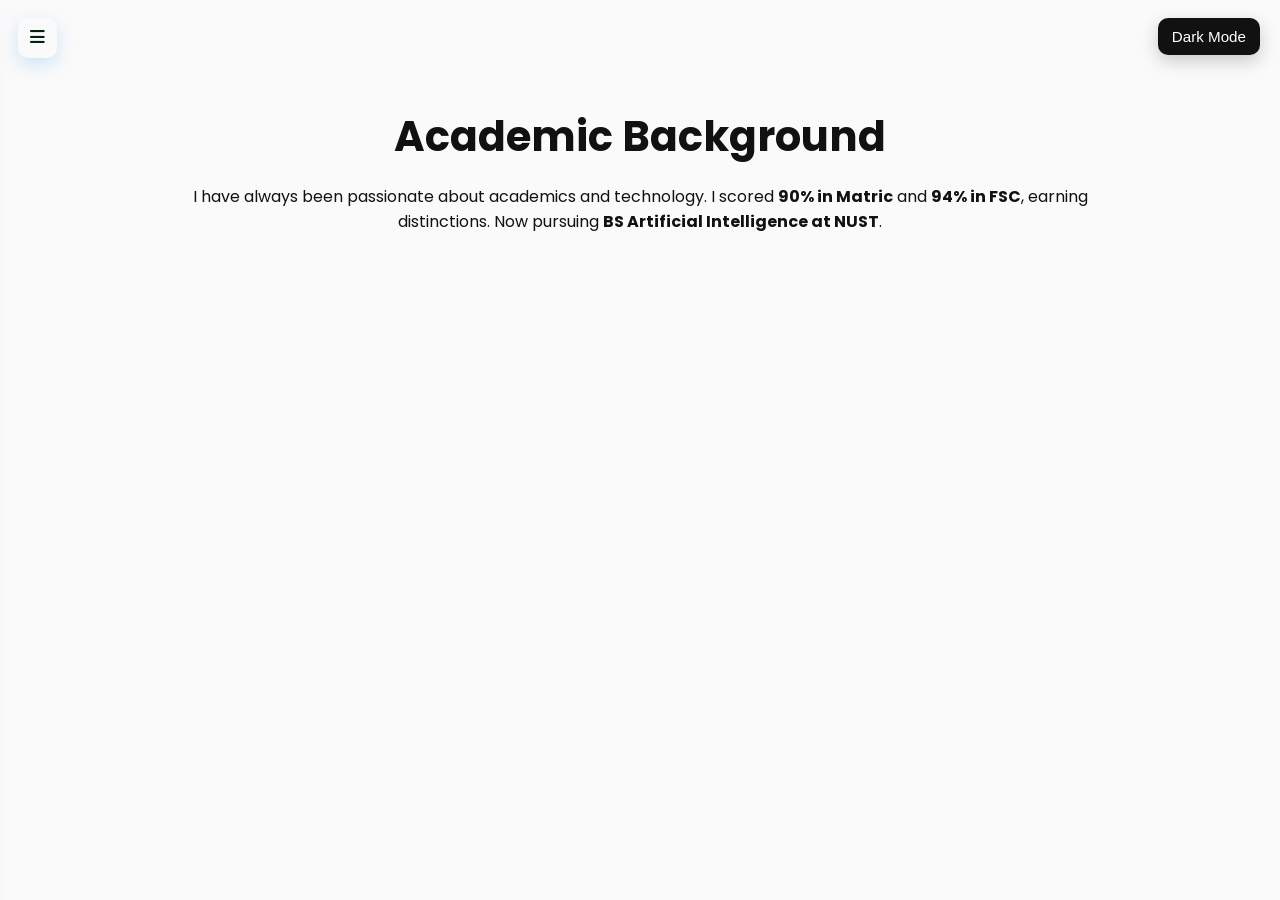
<file: academics.html>
<!DOCTYPE html>
<html lang="en">
<head>
  <meta charset="UTF-8">
  <title>Academics | Muhammad Nouman Shakeel</title>
  <meta name="viewport" content="width=device-width, initial-scale=1">
  <link rel="stylesheet" href="https://cdnjs.cloudflare.com/ajax/libs/font-awesome/6.4.0/css/all.min.css">
  <link href="https://fonts.googleapis.com/css2?family=Poppins:wght@300;400;600;700&display=swap" rel="stylesheet">
  <link rel="stylesheet" href="main.css">
</head>
<body>
  <button id="menuBtn"><i class="fas fa-bars"></i></button>
  <button id="darkModeBtn">Toggle Dark</button>
  <nav id="sideNav">
    <a href="index.html"        data-target="home"><i class="fas fa-home"></i> Home</a>
    <a href="academics.html"    data-target="academics" class="active"><i class="fas fa-graduation-cap"></i> Academics</a>
    <a href="achievements.html" data-target="achievements"><i class="fas fa-trophy"></i> Achievements</a>
    <a href="certifications.html" data-target="certifications"><i class="fas fa-certificate"></i> Certifications</a>
    <a href="contact.html"      data-target="contact"><i class="fas fa-envelope"></i> Contact</a>
  </nav>
  <section class="section" id="academics">
    <h2>Academic Background</h2>
    <p>I have always been passionate about academics and technology. I scored <strong>90% in Matric</strong> and <strong>94% in FSC</strong>, earning distinctions. Now pursuing <strong>BS Artificial Intelligence at NUST</strong>.</p>
  </section>
  <script src="nav.js"></script>
</body>

</html>
</file>
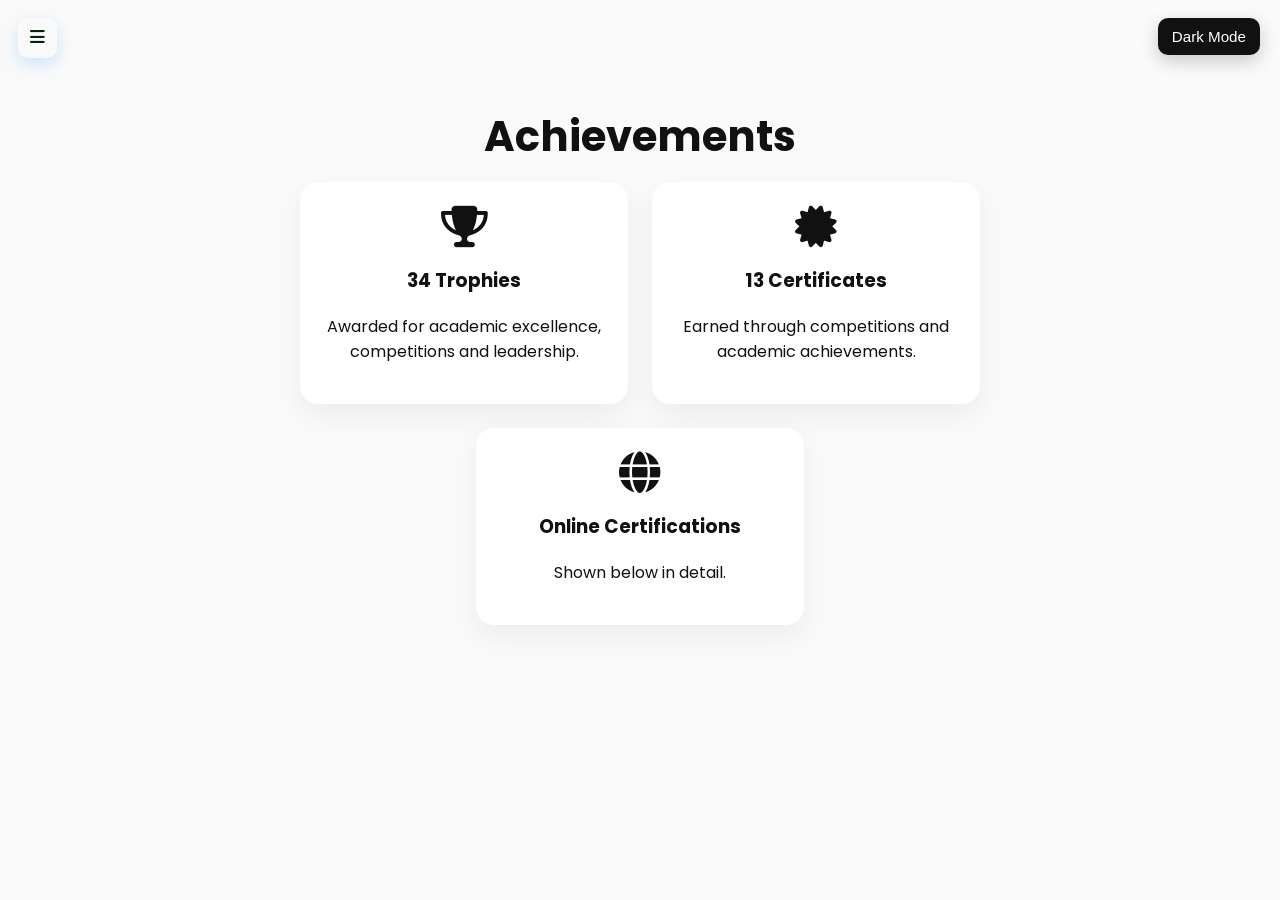
<file: achievements.html>
<!DOCTYPE html>
<html lang="en">
<head>
  <meta charset="UTF-8">
  <title>Achievements | Muhammad Nouman Shakeel</title>
  <meta name="viewport" content="width=device-width, initial-scale=1">
  <link rel="stylesheet" href="https://cdnjs.cloudflare.com/ajax/libs/font-awesome/6.4.0/css/all.min.css">
  <link href="https://fonts.googleapis.com/css2?family=Poppins:wght@300;400;600;700&display=swap" rel="stylesheet">
  <link rel="stylesheet" href="main.css">
</head>
<body>
  <button id="menuBtn"><i class="fas fa-bars"></i></button>
  <button id="darkModeBtn">Toggle Dark</button>
  <nav id="sideNav">
    <a href="index.html"        data-target="home"><i class="fas fa-home"></i> Home</a>
    <a href="academics.html"    data-target="academics"><i class="fas fa-graduation-cap"></i> Academics</a>
    <a href="achievements.html" data-target="achievements" class="active"><i class="fas fa-trophy"></i> Achievements</a>
    <a href="certifications.html" data-target="certifications"><i class="fas fa-certificate"></i> Certifications</a>
    <a href="contact.html"      data-target="contact"><i class="fas fa-envelope"></i> Contact</a>
  </nav>
  <section class="section" id="achievements">
    <h2>Achievements</h2>
    <div class="achievements">
      <div class="box"><i class="fas fa-trophy"></i><h3>34 Trophies</h3><p>Awarded for academic excellence, competitions and leadership.</p></div>
      <div class="box"><i class="fas fa-certificate"></i><h3>13 Certificates</h3><p>Earned through competitions and academic achievements.</p></div>
      <div class="box"><i class="fas fa-globe"></i><h3>Online Certifications</h3><p>Shown below in detail.</p></div>
    </div>
  </section>
  <script src="nav.js"></script>
</body>

</html>
</file>
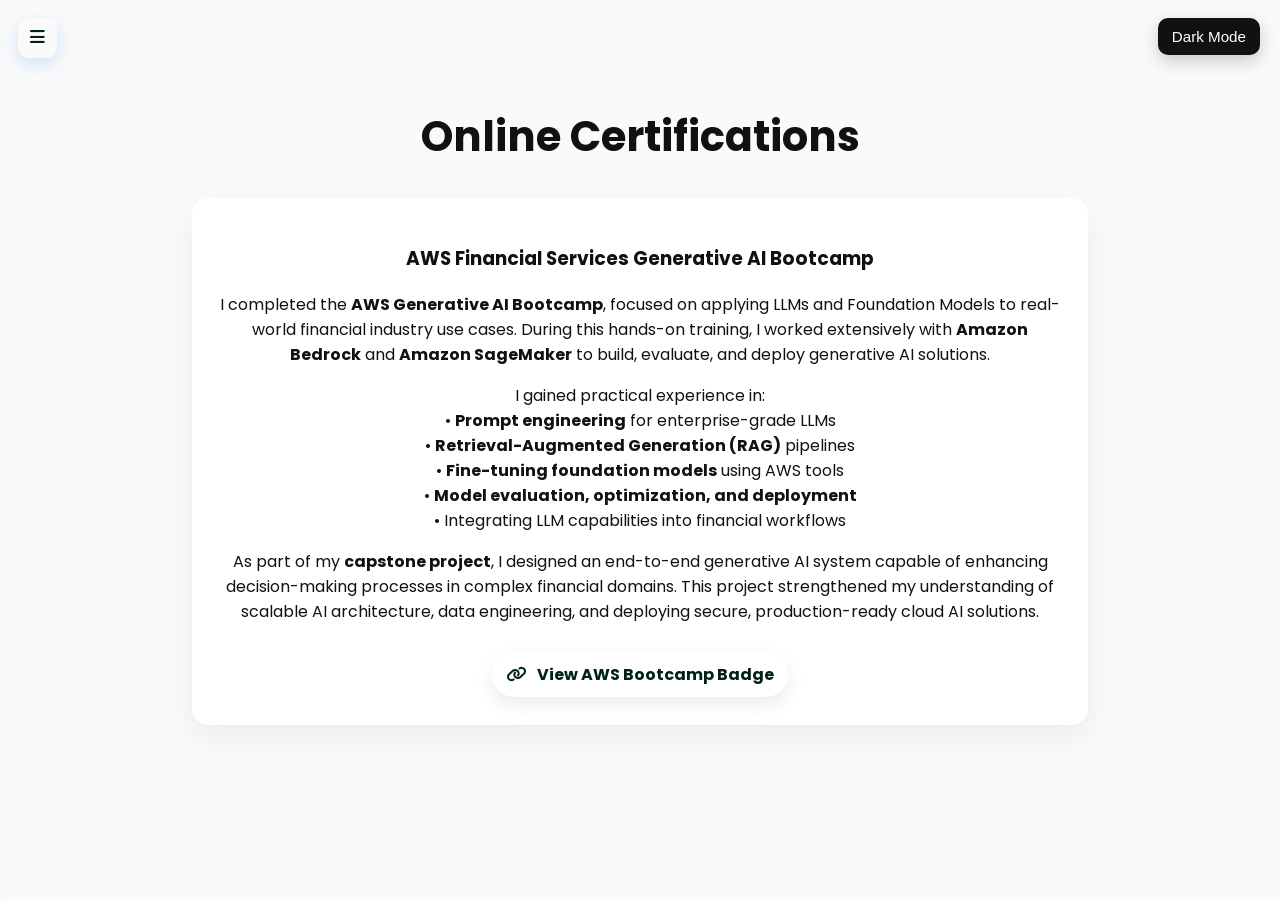
<file: certifications.html>
<!DOCTYPE html>
<html lang="en">
<head>
  <meta charset="UTF-8">
  <title>Certifications | Muhammad Nouman Shakeel</title>
  <meta name="viewport" content="width=device-width, initial-scale=1">
  <link rel="stylesheet" href="https://cdnjs.cloudflare.com/ajax/libs/font-awesome/6.4.0/css/all.min.css">
  <link href="https://fonts.googleapis.com/css2?family=Poppins:wght@300;400;600;700&display=swap" rel="stylesheet">
  <link rel="stylesheet" href="main.css">
</head>
<body>
  <button id="menuBtn"><i class="fas fa-bars"></i></button>
  <button id="darkModeBtn">Toggle Dark</button>
  <nav id="sideNav">
    <a href="index.html"        data-target="home"><i class="fas fa-home"></i> Home</a>
    <a href="academics.html"    data-target="academics"><i class="fas fa-graduation-cap"></i> Academics</a>
    <a href="achievements.html" data-target="achievements"><i class="fas fa-trophy"></i> Achievements</a>
    <a href="certifications.html" data-target="certifications" class="active"><i class="fas fa-certificate"></i> Certifications</a>
    <a href="contact.html"      data-target="contact"><i class="fas fa-envelope"></i> Contact</a>
  </nav>
  <section class="section" id="certifications">
    <h2>Online Certifications</h2>
    <div class="cert-card">
      <h3>AWS Financial Services Generative AI Bootcamp</h3>
      <p>I completed the <strong>AWS Generative AI Bootcamp</strong>, focused on applying LLMs and Foundation Models to real-world financial industry use cases. During this hands-on training, I worked extensively with <strong>Amazon Bedrock</strong> and <strong>Amazon SageMaker</strong> to build, evaluate, and deploy generative AI solutions.</p>
      <p>I gained practical experience in:<br>
        • <strong>Prompt engineering</strong> for enterprise-grade LLMs<br>
        • <strong>Retrieval-Augmented Generation (RAG)</strong> pipelines<br>
        • <strong>Fine-tuning foundation models</strong> using AWS tools<br>
        • <strong>Model evaluation, optimization, and deployment</strong><br>
        • Integrating LLM capabilities into financial workflows</p>
      <p>As part of my <strong>capstone project</strong>, I designed an end-to-end generative AI system capable of enhancing decision-making processes in complex financial domains. This project strengthened my understanding of scalable AI architecture, data engineering, and deploying secure, production-ready cloud AI solutions.</p>
      <a class="badge" href="https://www.credly.com/org/aws-community/badge/financial-services-generative-ai-bootcamp" target="_blank" rel="noopener noreferrer"><i class="fas fa-link"></i> View AWS Bootcamp Badge</a>
    </div>
  </section>
  <script src="nav.js"></script>
</body>

</html>
</file>
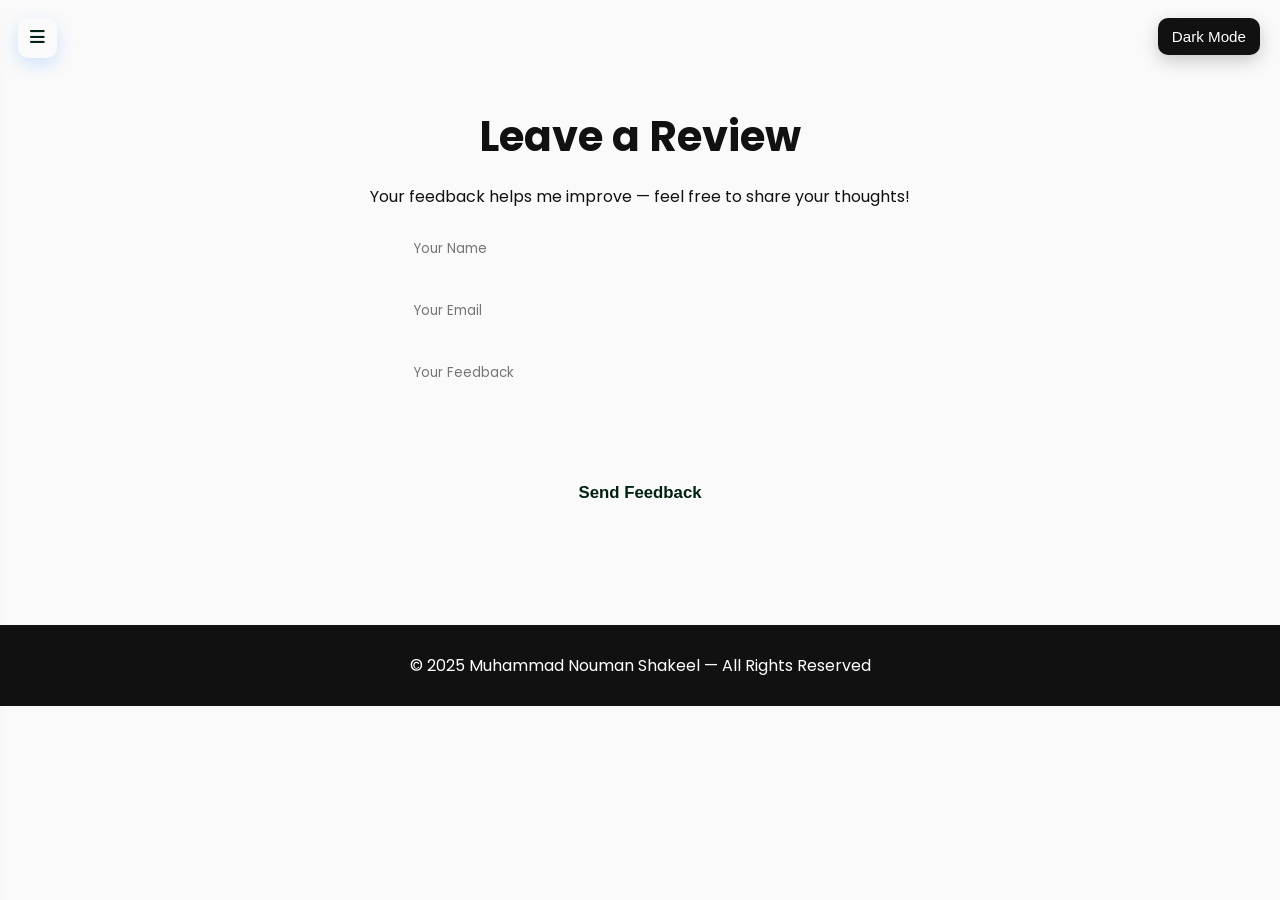
<file: contact.html>
<!DOCTYPE html>
<html lang="en">
<head>
  <meta charset="UTF-8">
  <title>Contact | Muhammad Nouman Shakeel</title>
  <meta name="viewport" content="width=device-width, initial-scale=1">
  <link rel="stylesheet" href="https://cdnjs.cloudflare.com/ajax/libs/font-awesome/6.4.0/css/all.min.css">
  <link href="https://fonts.googleapis.com/css2?family=Poppins:wght@300;400;600;700&display=swap" rel="stylesheet">
  <link rel="stylesheet" href="main.css">
</head>
<body>
  <button id="menuBtn"><i class="fas fa-bars"></i></button>
  <button id="darkModeBtn">Toggle Dark</button>
  <nav id="sideNav">
    <a href="index.html"        data-target="home"><i class="fas fa-home"></i> Home</a>
    <a href="academics.html"    data-target="academics"><i class="fas fa-graduation-cap"></i> Academics</a>
    <a href="achievements.html" data-target="achievements"><i class="fas fa-trophy"></i> Achievements</a>
    <a href="certifications.html" data-target="certifications"><i class="fas fa-certificate"></i> Certifications</a>
    <a href="contact.html"      data-target="contact" class="active"><i class="fas fa-envelope"></i> Contact</a>
  </nav>
  <section class="section" id="feedback">
    <h2>Leave a Review</h2>
    <p>Your feedback helps me improve — feel free to share your thoughts!</p>
<div id="ok"  style="display:none; background:var(--accent-3); color:#021; padding:12px 20px; border-radius:8px; margin:0 auto 20px; max-width:480px; font-weight:600;">✔  Feedback submitted — thank you!</div>
<div id="bad" style="display:none; background:#ff4d4d; color:#fff; padding:12px 20px; border-radius:8px; margin:0 auto 20px; max-width:480px; font-weight:600;">✖  Failed to send. Please try again.</div>

<form id="fbForm" style="max-width:480px; margin:0 auto; display:flex; flex-direction:column; gap:14px;">
  <input type="text"   name="name" placeholder="Your Name" required
    style="padding:14px; border:none; border-radius:10px; background:var(--glass); color:inherit; font-family:inherit; outline:none; backdrop-filter:blur(6px);">
  <input type="email"  name="email" placeholder="Your Email" required
    style="padding:14px; border:none; border-radius:10px; background:var(--glass); color:inherit; font-family:inherit; outline:none; backdrop-filter:blur(6px);">
  <textarea            name="message" placeholder="Your Feedback" required rows="4"
    style="padding:14px; border:none; border-radius:10px; background:var(--glass); color:inherit; font-family:inherit; outline:none; resize:none; backdrop-filter:blur(6px);"></textarea>
  <input type="text"   name="_honey" style="display:none"> <!-- spam trap -->
  <button type="submit"
    style="align-self:center; padding:12px 26px; background:linear-gradient(90deg,var(--accent-1),var(--accent-2)); border:none; color:#021; font-size:1.05rem; font-weight:700; border-radius:12px; cursor:pointer; transition:transform .25s, box-shadow .25s;"
    onmouseover="this.style.transform='translateY(-4px)'; this.style.boxShadow='0 8px 22px rgba(0,119,255,.3)';"
    onmouseout="this.style.transform=''; this.style.boxShadow='';">Send Feedback</button>
</form>
  </section>
  <footer id="contact">© 2025 Muhammad Nouman Shakeel — All Rights Reserved</footer>
  <script src="nav.js"></script>
  <script src="feedback.js"></script>
</body>

</html>
</file>
<file: main.css>
<style>
        /* ======= GLOBAL ======= */
        :root {
            --accent-1: #00eaff;
            --accent-2: #0077ff;
            --accent-3: #00ff95;
            --glass: rgba(255, 255, 255, 0.14);
        }

        body,
        html {
            margin: 0;
            padding: 0;
            font-family: "Poppins", sans-serif;
            scroll-behavior: smooth;
            transition: background 0.4s ease, color 0.4s ease;
            background: #fafafa;
            color: #111;
        }

        .dark-mode {
            background: #0d0d0d;
            color: #e9eef6;
        }

        /* ======= SIDE NAVIGATION ======= */
        #sideNav {
            width: 230px;
            height: 100vh;
            background: linear-gradient(180deg, #0f1724 0%, #111 100%);
            color: white;
            position: fixed;
            top: 0;
            left: 0;
            padding-top: 40px;
            display: flex;
            flex-direction: column;
            gap: 18px;
            align-items: center;
            transform: translateX(-260px);
            transition: 0.45s cubic-bezier(.2, .9, .2, 1);
            box-shadow: 0 10px 30px rgba(2, 6, 23, 0.4);
            z-index: 999;
        }

        #sideNav.active {
            transform: translateX(0);
        }

        #sideNav a {
            color: white;
            text-decoration: none;
            font-size: 1.05rem;
            width: 100%;
            padding: 10px 18px;
            display: flex;
            gap: 12px;
            align-items: center;
            border-left: 4px solid transparent;
            transition: all 0.25s;
        }

        #sideNav a i {
            width: 22px;
            text-align: center;
        }

        #sideNav a:hover {
            background: rgba(255, 255, 255, 0.03);
            transform: translateX(6px);
            border-left-color: var(--accent-1);
        }

        #sideNav a.active {
            background: rgba(255, 255, 255, 0.04);
            border-left-color: var(--accent-1);
        }

        #menuBtn {
            position: fixed;
            left: 18px;
            top: 18px;
            z-index: 1000;
            background: linear-gradient(90deg, var(--accent-1), var(--accent-2));
            color: #021;
            padding: 10px 12px;
            border-radius: 10px;
            cursor: pointer;
            border: none;
            font-size: 1.05rem;
            box-shadow: 0 6px 18px rgba(2, 118, 255, 0.18);
        }

        /* ======= DARK MODE BUTTON ======= */
        #darkModeBtn {
            position: fixed;
            right: 20px;
            top: 18px;
            z-index: 1000;
            background: #111;
            color: white;
            padding: 10px 14px;
            border-radius: 10px;
            cursor: pointer;
            border: none;
            font-size: 0.95rem;
            box-shadow: 0 6px 18px rgba(0, 0, 0, 0.2);
        }

      
/* ======= HERO SECTION ======= */
.hero {
    min-height: 100vh;
    background: url('https://images.unsplash.com/photo-1600369677217-0017a86b14f7?auto=format&fit=crop&w=1600&q=80 ') center/cover fixed;
    display: flex;
    flex-direction: column;
    justify-content: center;
    align-items: center;
    text-align: center;
    padding: 20px;
    position: relative;
    overflow: hidden;
}

/* ---------- HERO OVERLAY ---------- */
.hero::after {
    content: "";
    position: absolute;
    inset: 0;
    background: linear-gradient(180deg, rgba(2, 6, 23, 0.45), rgba(2, 6, 23, 0.25));
    pointer-events: none;
}

/* ---------- NAME (NORMAL CLEAN TEXT — NO GRADIENT) ---------- */
.hero h1 {
    font-size: 3.5rem;
    font-weight: 700;
    margin: 0 auto 10px;
    color: snow-white;        /* clean white for hero section */
    background: none !important;
    -webkit-background-clip: unset !important;
    -webkit-text-fill-color: unset !important;
    text-shadow: 0 0 8px rgba(0, 0, 0, 0.35); /* small shadow to stay readable */
}




/* ---------- TAG-LINE ---------- */
.hero p {
    position: relative;
    z-index: 2;
    font-size: 1.2rem;
    margin: 0 auto 20px;
    max-width: 600px;
    color: rgba(255, 255, 255, 0.95);
    text-shadow: none;
}


/* ICON BUTTONS - (kept exactly as you had) */
.icon-buttons {
    display: flex;
    gap: 14px;
    flex-wrap: wrap;
    justify-content: center;
    z-index: 2;
}

.icon-button {
    --bg: var(--glass);
    --fg: white;
    background: var(--bg);
    color: var(--fg);
    border: none;
    padding: 10px 14px;
    border-radius: 40px;
    display: flex;
    gap: 8px;
    align-items: center;
    cursor: pointer;
    font-weight: 600;
    box-shadow: 0 6px 18px rgba(2, 6, 23, 0.2);
    transition: transform 0.25s, box-shadow 0.25s, background 0.25s;
    backdrop-filter: blur(6px);
}

.icon-button i {
    font-size: 1.05rem;
    color: inherit;
}

.icon-button:hover {
    transform: translateY(-6px) scale(1.03);
    box-shadow: 0 14px 40px rgba(2, 118, 255, 0.18);
}

.icon-button.facebook:hover { background: #1877F2; color: white; }
.icon-button.instagram:hover { background: radial-gradient(circle at 30% 107%, #fdf497 0%, #fdf497 5%, #fd5949 45%, #d6249f 60%, #285AEB 90%); color: white; }
.icon-button.snapchat:hover { background: #FFFC00; color: #111; }
.icon-button.linkedin:hover { background: #0077b5; color: white; }
.icon-button.phone:hover { background: #25d366; color: white; }
.icon-button.email:hover { background: #EA4335; color: white; }

body:not(.dark-mode) .icon-button {
    color: #021;
    background: linear-gradient(180deg, rgba(255, 255, 255, 0.95), rgba(250, 250, 250, 0.9));
    box-shadow: 0 8px 22px rgba(2, 6, 23, 0.06);
}

body:not(.dark-mode) .icon-button i {
    color: #0a0a0a;
}
        /* ICON BUTTONS - ensure visible on both light/dark */
        .icon-buttons {
            display: flex;
            gap: 14px;
            flex-wrap: wrap;
            justify-content: center;
            z-index: 2;
        }

        .icon-button {
            --bg: var(--glass);
            --fg: white;
            background: var(--bg);
            color: var(--fg);
            border: none;
            padding: 10px 14px;
            border-radius: 40px;
            display: flex;
            gap: 8px;
            align-items: center;
            cursor: pointer;
            font-weight: 600;
            box-shadow: 0 6px 18px rgba(2, 6, 23, 0.2);
            transition: transform .25s, box-shadow .25s, background .25s;
            backdrop-filter: blur(6px);
        }

        .icon-button i {
            font-size: 1.05rem;
            color: inherit;
        }

        .icon-button:hover {
            transform: translateY(-6px) scale(1.03);
            box-shadow: 0 14px 40px rgba(2, 118, 255, 0.18);
        }

        /* specific colored hover states - enforced contrasting text color */
        .icon-button.facebook:hover {
            background: #1877F2;
            color: white;
        }

        .icon-button.instagram:hover {
            background: radial-gradient(circle at 30% 107%, #fdf497 0%, #fdf497 5%, #fd5949 45%, #d6249f 60%, #285AEB 90%);
            color: white;
        }

        .icon-button.snapchat:hover {
            background: #FFFC00;
            color: #111;
        }

        .icon-button.linkedin:hover {
            background: #0077b5;
            color: white;
        }

        .icon-button.phone:hover {
            background: #25d366;
            color: white;
        }

        .icon-button.email:hover {
            background: #EA4335;
            color: white;
        }

        /* ensure icon visibility when light background sections appear */
        body:not(.dark-mode) .icon-button {
            color: #021;
            background: linear-gradient(180deg, rgba(255, 255, 255, 0.95), rgba(250, 250, 250, 0.9));
            box-shadow: 0 8px 22px rgba(2, 6, 23, 0.06);
        }

        body:not(.dark-mode) .icon-button i {
            color: #0a0a0a;
        }

        /* ======= SECTIONS ======= */
        .section {
            padding: 70px 15%;
            text-align: center;
            animation: fadeUp .9s ease;
        }

        .section h2 {
            font-size: 2.6rem;
            margin-bottom: 14px;
        }

        @keyframes fadeUp {
            from {
                opacity: 0;
                transform: translateY(30px);
            }

            to {
                opacity: 1;
                transform: translateY(0);
            }
        }

        /* ACHIEVEMENTS */
        .achievements {
            display: flex;
            gap: 24px;
            justify-content: center;
            flex-wrap: wrap;
        }

        .box {
            width: 280px;
            background: white;
            padding: 24px;
            border-radius: 18px;
            box-shadow: 0 12px 30px rgba(12, 24, 48, 0.06);
            transition: transform .35s, box-shadow .35s;
        }

        .box:hover {
            transform: translateY(-14px) scale(1.02);
            box-shadow: 0 26px 60px rgba(2, 118, 255, 0.08);
        }

        .box i {
            font-size: 2.6rem;
            color: var(--accent-2);
            display: block;
            margin-bottom: 10px;
        }

        /* certification card */
        .cert-card {
            margin-top: 30px;
            background: white;
            padding: 28px;
            border-radius: 16px;
            box-shadow: 0 12px 30px rgba(12, 24, 48, 0.06);
        }

        .cert-card a.badge {
            display: inline-block;
            margin-top: 12px;
            padding: 10px 14px;
            border-radius: 999px;
            font-weight: 700;
            text-decoration: none;
            box-shadow: 0 8px 20px rgba(0, 0, 0, 0.08);
            background: linear-gradient(90deg, var(--accent-1), var(--accent-2));
            color: #021;
        }

        .cert-card a.badge i {
            margin-right: 8px;
        }

        /* DARK MODE ADJUSTMENTS */
        .dark-mode .hero::after {
            background: linear-gradient(180deg, rgba(0, 0, 0, 0.6), rgba(0, 0, 0, 0.4));
        }

        .dark-mode .box,
        .dark-mode .cert-card {
            background: #0f1114;
            box-shadow: 0 8px 30px rgba(0, 0, 0, 0.6);
        }

        .dark-mode .icon-button {
            background: rgba(255, 255, 255, 0.06);
            color: white;
        }

        .dark-mode .icon-button i {
            color: white;
        }

        .dark-mode footer {
            background: #050608;
        }

        /* footer */
        footer {
            text-align: center;
            padding: 28px;
            background: #111;
            color: white;
            margin-top: 40px;
        }

        /* responsive */
        @media (max-width:900px) {
            #sideNav {
                width: 220px;
            }

            .section {
                padding: 50px 8%;
            }

            .hero h1 {
                font-size: 2.6rem;
            }
        }

        /* FIX HERO NAME BLUR & MAKE CRISP */
        #name {
            font-weight: 800;
            letter-spacing: 0.5px;
            filter: none !important;
            text-shadow: 0 0 8px rgba(0, 0, 0, 0.35);
        }

        /* CLEAN + CENTER FEEDBACK FORM */
        .feedback-form {
            display: flex;
            flex-direction: column;
            gap: 16px;
            max-width: 550px;
            margin: 0 auto;
            margin-top: 25px;
        }

        .feedback-form input,
        .feedback-form textarea {
            width: 100%;
            padding: 14px;
            border-radius: 10px;
            border: 1px solid #ccc;
            font-size: 1rem;
            font-family: inherit;
            resize: none;
            outline: none;
            transition: border 0.3s ease, box-shadow 0.3s ease;
        }

        .feedback-form input:focus,
        .feedback-form textarea:focus {
            border-color: var(--accent-2);
            box-shadow: 0 0 10px rgba(0, 119, 255, 0.25);
        }

        .feedback-form textarea {
            min-height: 130px;
        }

        .feedback-form button {
            align-self: center;
            padding: 12px 26px;
            background: linear-gradient(90deg, var(--accent-1), var(--accent-2));
            border: none;
            color: #021;
            font-size: 1.05rem;
            font-weight: 700;
            border-radius: 12px;
            cursor: pointer;
            transition: 0.3s;
        }

        .feedback-form button:hover {
            transform: translateY(-4px);
            box-shadow: 0 8px 22px rgba(0, 119, 255, 0.3);
        }
    </style>
</file>
